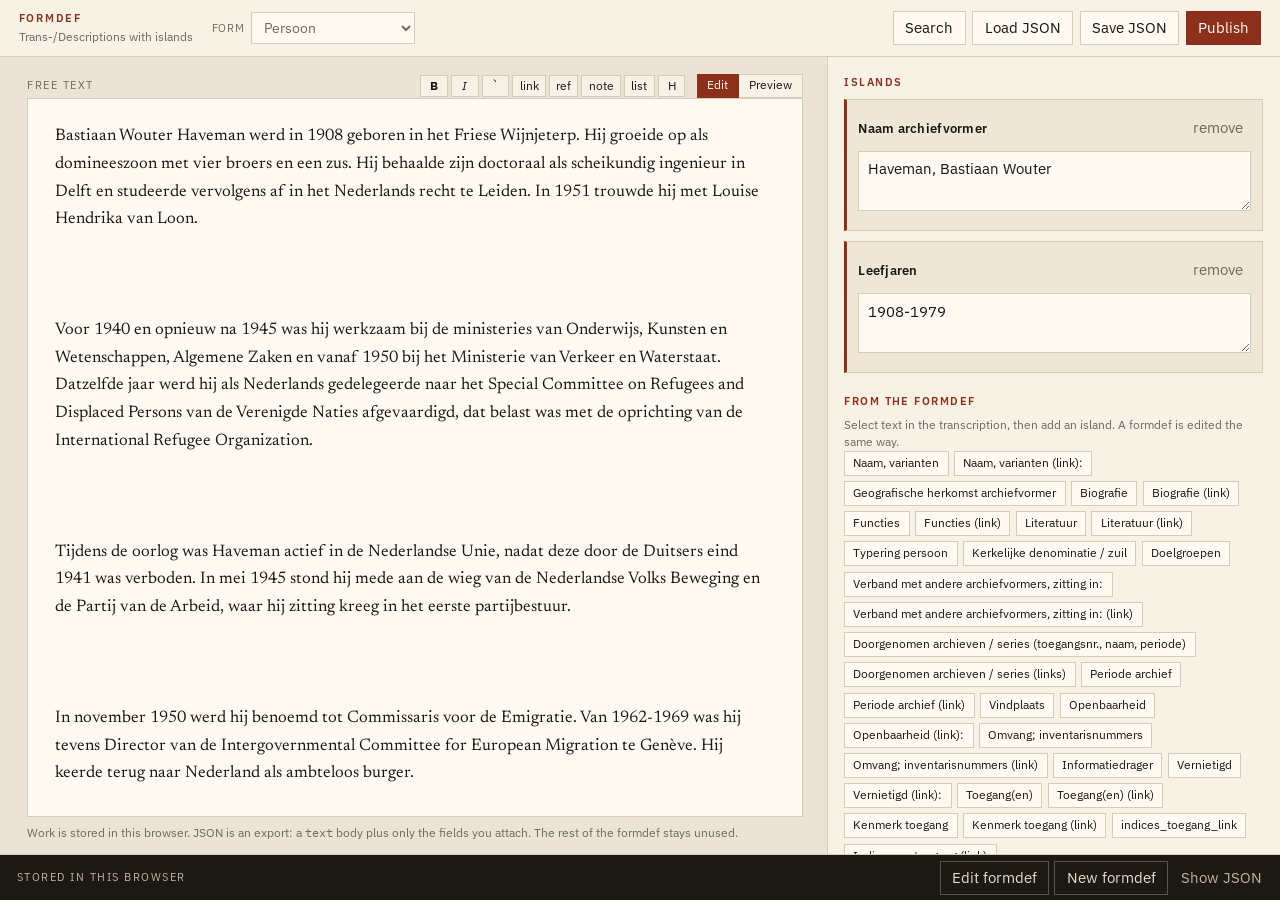
<file: index.html>
<!doctype html>
<html lang="nl">
  <head>
    <meta charset="utf-8" />
    <meta name="viewport" content="width=device-width, initial-scale=1" />
    <title>Formdef — transcription first</title>
    <link rel="preconnect" href="https://fonts.googleapis.com" />
    <link rel="preconnect" href="https://fonts.gstatic.com" crossorigin />
    <link href="https://fonts.googleapis.com/css2?family=IBM+Plex+Mono:wght@400;500&family=IBM+Plex+Sans:ital,wght@0,400;0,500;0,600;1,400&family=Newsreader:opsz,ital,wght@6..72,0,400;6..72,0,500;6..72,0,600;6..72,1,400&display=swap" rel="stylesheet" />
    <link rel="stylesheet" href="editor.css" />
  </head>
  <body>
    <header>
      <div class="brand">
        <h1>Formdef</h1>
        <span>Trans-/Descriptions with islands</span>
      </div>
      <div class="tools">
        <label class="inline">form
          <select id="formkey"></select>
        </label>
      </div>
      <span class="spacer"></span>
      <div class="actions">
        <a href="search.html">Search</a>
        <label class="file">
          <button type="button">Load JSON</button>
          <input id="load-file" type="file" accept="application/json" />
        </label>
        <button id="save-json" type="button">Save JSON</button>
        <button id="publish" class="primary" type="button">Publish</button>
      </div>
    </header>

    <div class="layout">
      <section class="transcription">
        <div class="text-bar">
          <label class="kicker" for="text">Free text</label>
          <div class="md-toolbar" id="md-toolbar" role="toolbar" aria-label="Markdown">
            <button type="button" data-md="bold" title="Bold"><strong>B</strong></button>
            <button type="button" data-md="italic" title="Italic"><em>I</em></button>
            <button type="button" data-md="code" title="Inline code"><code>`</code></button>
            <button type="button" data-md="link" title="Web link">link</button>
            <button type="button" data-md="ref" title="Record reference">ref</button>
            <button type="button" data-md="note" title="Explanatory note">note</button>
            <button type="button" data-md="list" title="List">list</button>
            <button type="button" data-md="heading" title="Heading">H</button>
          </div>
          <div class="mode-toggle" role="group" aria-label="Edit or preview">
            <button type="button" id="mode-edit">Edit</button>
            <button type="button" id="mode-preview">Preview</button>
          </div>
        </div>
        <textarea id="text" placeholder="Paste a transcription or draft. Markdown is fine: [PvdA](instelling:01PvdA) or a note[^1]. Select a span, then attach a field from the palette.

[^1]: Notes go at the bottom."></textarea>
        <div id="text-preview" class="text-preview markdown-body hidden"></div>
        <p class="hint">
          Work is stored in this browser. JSON is an export: a <code>text</code> body
          plus only the fields you attach. The rest of the formdef stays unused.
        </p>
      </section>

      <aside class="sidebar">
        <h2>Islands</h2>
        <div id="islands"></div>

        <h2>From the formdef</h2>
        <p class="hint">
          Select text in the transcription, then add an island.
          A formdef is edited the same way.
        </p>
        <div id="palette" class="palette"></div>
      </aside>
    </div>

    <section class="json-dock">
      <div class="json-bar">
        <p class="kicker" id="status">Stored in this browser</p>
        <div class="footer-tools">
          <button id="edit-formdef" type="button">Edit formdef</button>
          <button id="new-formdef" type="button">New formdef</button>
          <button id="toggle-json" class="quiet" type="button">Show JSON</button>
        </div>
      </div>
      <pre id="json" class="json-out hidden"></pre>
    </section>

    <script src="bootstrap.js"></script>
    <script src="migrate.js"></script>
    <script src="db.js"></script>
    <script src="publish.js"></script>
    <script src="markdown.js"></script>
    <script src="editor.js"></script>
  </body>
</html>
</file>
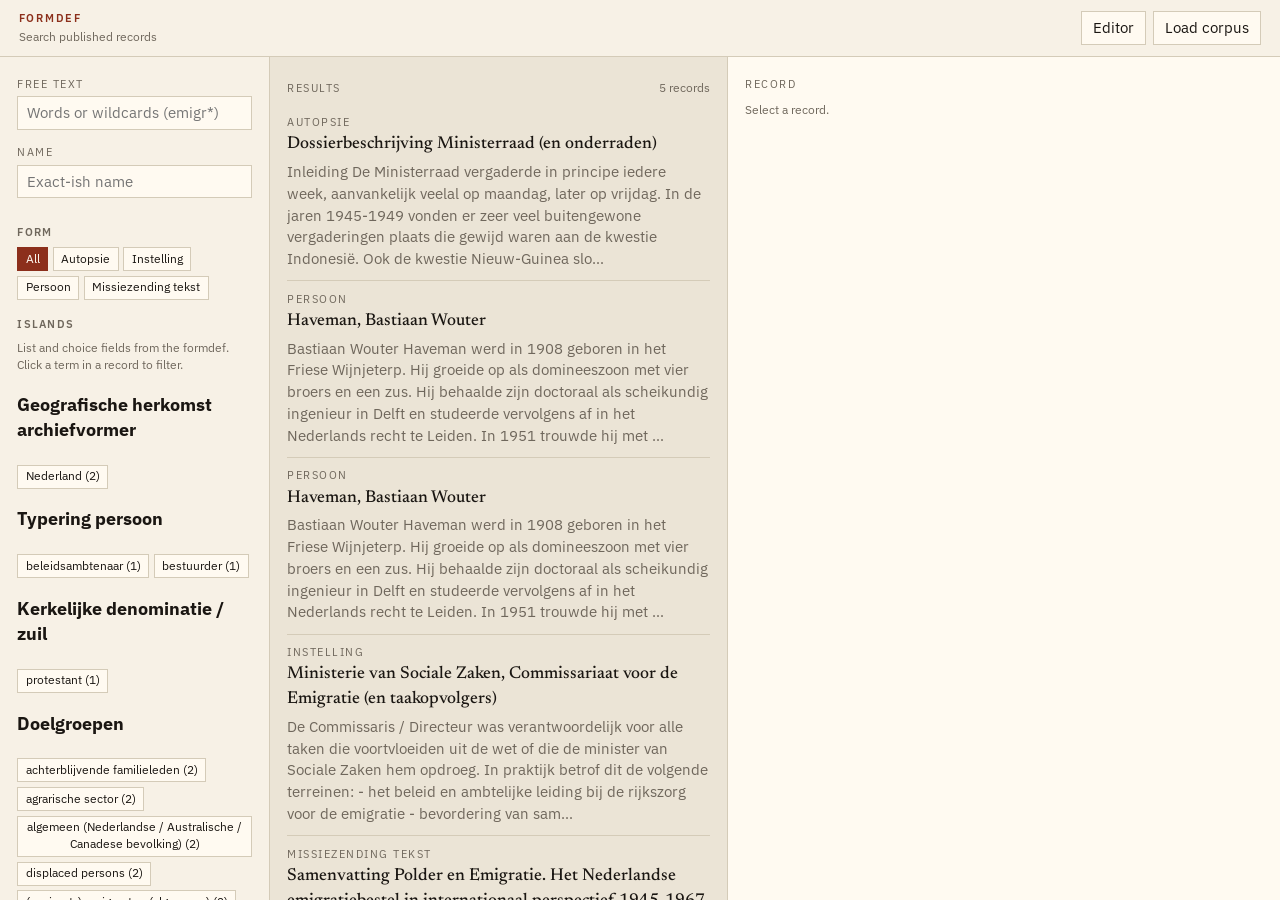
<file: search.html>
<!doctype html>
<html lang="nl">
  <head>
    <meta charset="utf-8" />
    <meta name="viewport" content="width=device-width, initial-scale=1" />
    <title>Formdef — search</title>
    <link rel="preconnect" href="https://fonts.googleapis.com" />
    <link rel="preconnect" href="https://fonts.gstatic.com" crossorigin />
    <link href="https://fonts.googleapis.com/css2?family=IBM+Plex+Sans:ital,wght@0,400;0,500;0,600;1,400&family=Newsreader:opsz,ital,wght@6..72,0,400;6..72,0,500;6..72,1,400&display=swap" rel="stylesheet" />
    <link rel="stylesheet" href="editor.css" />
    <link rel="stylesheet" href="search.css" />
  </head>
  <body>
    <header>
      <div class="brand">
        <h1>Formdef</h1>
        <span>Search published records</span>
      </div>
      <span class="spacer"></span>
      <div class="actions">
        <a href="index.html">Editor</a>
        <label class="file">
          <button type="button">Load corpus</button>
          <input id="load-corpus" type="file" accept="application/json" />
        </label>
      </div>
    </header>

    <div class="search-layout">
      <aside class="filters">
        <label class="kicker" for="q">Free text</label>
        <input id="q" type="text" placeholder="Words or wildcards (emigr*)" />

        <label class="kicker" for="name-filter">Name</label>
        <input id="name-filter" type="text" placeholder="Exact-ish name" />

        <h2>Form</h2>
        <div id="form-filter" class="chips"></div>

        <h2>Islands</h2>
        <p class="hint">List and choice fields from the formdef. Click a term in a record to filter.</p>
        <div id="facets"></div>
        <button id="clear-filters" type="button">Clear filters</button>
      </aside>

      <section class="results-pane">
        <div class="results-head">
          <label class="kicker">Results</label>
          <span id="hit-count" class="hint"></span>
        </div>
        <div id="results"></div>
      </section>

      <section class="detail-pane">
        <label class="kicker">Record</label>
        <div id="detail"></div>
      </section>
    </div>

    <script src="publish.js"></script>
    <script src="mapping.js"></script>
    <script src="markdown.js"></script>
    <script src="search-data.js"></script>
    <script src="search.js"></script>
  </body>
</html>
</file>
<file: editor.css>
:root {
  --bg: #ebe4d6;
  --paper: #f7f1e6;
  --sheet: #fffaf1;
  --ink: #1a1612;
  --muted: #6f675c;
  --line: #d4cbb8;
  --accent: #8c2f1b;
  --accent-ink: #fffaf1;
  --island: #efe7d6;
}

* { box-sizing: border-box; }

html, body {
  margin: 0;
  height: 100%;
  background: var(--bg);
  color: var(--ink);
  font: 15px/1.45 "IBM Plex Sans", "Avenir Next", "Segoe UI", sans-serif;
}

body {
  display: flex;
  flex-direction: column;
}

button, select, input, textarea {
  font: inherit;
  color: inherit;
}

button {
  background: var(--sheet);
  border: 1px solid var(--line);
  padding: 0.35rem 0.75rem;
  cursor: pointer;
  border-radius: 0;
}

button:hover,
button:focus-visible {
  border-color: var(--accent);
  outline: none;
}

button.primary {
  background: var(--accent);
  border-color: var(--accent);
  color: var(--accent-ink);
}

button.primary:hover,
button.primary:focus-visible {
  background: #6e2414;
  border-color: #6e2414;
}

button.quiet {
  background: transparent;
  border-color: transparent;
  color: var(--muted);
  padding-inline: 0.45rem;
}

button.quiet:hover {
  color: var(--accent);
  border-color: transparent;
}

select, input[type="text"], input[type="file"]::file-selector-button {
  background: var(--sheet);
  border: 1px solid var(--line);
  padding: 0.32rem 0.55rem;
}

select:focus-visible,
input:focus-visible,
textarea:focus-visible {
  outline: 1px solid var(--accent);
  outline-offset: 1px;
  border-color: var(--accent);
}

header {
  display: flex;
  flex-wrap: wrap;
  gap: 0.75rem 1.25rem;
  align-items: center;
  padding: 0.7rem 1.25rem;
  border-bottom: 1px solid var(--line);
  background: var(--paper);
}

.brand {
  display: flex;
  flex-direction: column;
  gap: 0.1rem;
  min-width: 11rem;
}

.brand h1 {
  margin: 0;
  font-size: 0.72rem;
  font-weight: 600;
  letter-spacing: 0.16em;
  text-transform: uppercase;
  color: var(--accent);
}

.brand span {
  font-size: 0.8rem;
  color: var(--muted);
}

.tools, .actions {
  display: flex;
  flex-wrap: wrap;
  gap: 0.45rem;
  align-items: center;
}

header .spacer { flex: 1; }

header a {
  color: inherit;
  text-decoration: none;
  border: 1px solid var(--line);
  padding: 0.35rem 0.75rem;
  background: var(--sheet);
}

header a:hover,
header a:focus-visible {
  border-color: var(--accent);
  outline: none;
}

label.inline {
  display: flex;
  gap: 0.45rem;
  align-items: center;
  color: var(--muted);
  font-size: 0.75rem;
  letter-spacing: 0.06em;
  text-transform: uppercase;
}

label.inline select {
  text-transform: none;
  letter-spacing: 0;
  font-size: 0.92rem;
  min-width: 10rem;
}

.file {
  position: relative;
  overflow: hidden;
}

.file input {
  position: absolute;
  inset: 0;
  opacity: 0;
  cursor: pointer;
}

.layout {
  display: grid;
  grid-template-columns: minmax(0, 1.55fr) minmax(24rem, 0.85fr);
  flex: 1;
  min-height: 0;
}

.transcription {
  display: flex;
  flex-direction: column;
  min-height: 0;
  padding: 1.15rem 1.6rem 0.8rem 1.8rem;
}

.kicker {
  font-size: 0.72rem;
  letter-spacing: 0.14em;
  text-transform: uppercase;
  color: var(--muted);
  margin-bottom: 0.55rem;
}

.text-bar {
  display: flex;
  align-items: center;
  justify-content: space-between;
  gap: 0.75rem;
  flex-wrap: wrap;
}

.text-bar .kicker { margin-bottom: 0; }

.md-toolbar {
  display: flex;
  flex-wrap: wrap;
  gap: 0.2rem;
  flex: 1;
  justify-content: flex-end;
}

.md-toolbar button {
  min-width: 1.85rem;
  padding: 0.18rem 0.42rem;
  font-size: 0.78rem;
  line-height: 1.2;
  background: var(--paper);
}

.md-toolbar button strong,
.md-toolbar button em,
.md-toolbar button code {
  font-size: 0.82rem;
  pointer-events: none;
}

.mode-toggle {
  display: flex;
  gap: 0;
}

.mode-toggle button {
  font-size: 0.78rem;
  padding: 0.18rem 0.65rem;
  background: var(--paper);
}

.mode-toggle button + button {
  border-left-width: 0;
}

.mode-toggle button.on {
  background: var(--accent);
  border-color: var(--accent);
  color: var(--accent-ink);
}

#text {
  flex: 1;
  width: 100%;
  resize: none;
  border: 1px solid var(--line);
  background: var(--sheet);
  padding: 1.6rem 1.8rem 1.8rem;
  font: 1.12rem/1.65 Newsreader, "Iowan Old Style", Palatino, Georgia, serif;
  color: var(--ink);
}

#text.hidden {
  display: none;
}

#text::placeholder {
  color: #a39886;
  font-style: italic;
}

.text-preview {
  flex: 1;
  min-height: 0;
  overflow: auto;
  border: 1px solid var(--line);
  background: var(--sheet);
  padding: 1.6rem 1.8rem 1.8rem;
}

.text-preview.hidden {
  display: none;
}

.markdown-body {
  font: 1.12rem/1.65 Newsreader, "Iowan Old Style", Palatino, Georgia, serif;
  color: var(--ink);
}

.markdown-body p { margin: 0 0 0.85rem; }
.markdown-body p:last-child { margin-bottom: 0; }
.markdown-body ul {
  margin: 0 0 0.85rem;
  padding-left: 1.2rem;
}
.markdown-body li { margin: 0.15rem 0; }
.markdown-body h3,
.markdown-body h4,
.markdown-body h5 {
  font-family: "IBM Plex Sans", sans-serif;
  font-weight: 600;
  margin: 1rem 0 0.4rem;
}
.markdown-body code {
  font-family: "IBM Plex Mono", ui-monospace, Menlo, monospace;
  font-size: 0.86em;
}
.markdown-body a.md-ref {
  color: inherit;
  text-decoration: underline;
  text-decoration-color: var(--accent);
  text-underline-offset: 0.18em;
  border: 0;
  padding: 0;
  background: none;
}
.markdown-body a[href^="http"] { color: var(--accent); }
.markdown-body .md-fn { font-size: 0.75em; }
.markdown-body .md-footnotes {
  margin-top: 1.4rem;
  padding-top: 0.8rem;
  border-top: 1px solid var(--line);
  font-size: 0.92rem;
  color: var(--muted);
}
.markdown-body .md-footnotes ol { padding-left: 1.2rem; }

.hint {
  color: var(--muted);
  font-size: 0.8rem;
  line-height: 1.4;
  margin: 0.55rem 0 0;
}

.hint code {
  font-family: "IBM Plex Mono", ui-monospace, Menlo, monospace;
  font-size: 0.78rem;
}

.sidebar {
  border-left: 1px solid var(--line);
  overflow: auto;
  padding: 1.1rem 1.1rem 2.2rem;
  background: var(--paper);
}

.sidebar h2 {
  margin: 1.4rem 0 0.55rem;
  font-size: 0.7rem;
  text-transform: uppercase;
  letter-spacing: 0.14em;
  color: var(--accent);
  font-weight: 600;
}

.sidebar h2:first-child { margin-top: 0.15rem; }

.empty {
  color: var(--muted);
  font-size: 0.88rem;
  font-style: italic;
  margin: 0.2rem 0 0.8rem;
}

.island {
  background: var(--island);
  border-left: 3px solid var(--accent);
  border-top: 1px solid var(--line);
  border-right: 1px solid var(--line);
  border-bottom: 1px solid var(--line);
  padding: 0.7rem 0.75rem 0.85rem;
  margin: 0 0 0.7rem;
}

.island-head {
  display: flex;
  justify-content: space-between;
  gap: 0.5rem;
  align-items: baseline;
  margin-bottom: 0.4rem;
}

.island-head strong {
  font-size: 0.86rem;
  font-weight: 600;
  letter-spacing: 0.02em;
}

.island textarea,
.island input[type="text"],
.island select {
  width: 100%;
  border: 1px solid var(--line);
  background: var(--sheet);
  padding: 0.45rem 0.55rem;
}

.island textarea {
  min-height: 7rem;
  resize: vertical;
  font-family: Newsreader, "Iowan Old Style", Palatino, Georgia, serif;
  line-height: 1.5;
}

.island textarea.short {
  min-height: 2.5rem;
  font-family: inherit;
}

.checks {
  display: flex;
  flex-direction: column;
  gap: 0.12rem;
  max-height: 13rem;
  overflow: auto;
  padding: 0.15rem 0;
}

.checks label {
  display: flex;
  gap: 0.45rem;
  font-size: 0.88rem;
  padding: 0.12rem 0.1rem;
}

.filter {
  width: 100%;
  margin-bottom: 0.4rem;
}

.repeat-item {
  border-top: 1px solid var(--line);
  padding-top: 0.55rem;
  margin-top: 0.55rem;
}

.palette {
  display: flex;
  flex-wrap: wrap;
  gap: 0.35rem;
}

.palette button {
  font-size: 0.78rem;
  padding: 0.2rem 0.55rem;
  background: var(--sheet);
}

.json-dock {
  border-top: 1px solid var(--line);
  background: #1c1814;
  color: #e6dcc8;
  flex: 0 0 auto;
  display: flex;
  flex-direction: column;
  min-height: 0;
}

.json-dock.open {
  max-height: 22vh;
}

.json-bar {
  display: flex;
  align-items: center;
  justify-content: space-between;
  gap: 1rem;
  padding: 0.35rem 0.7rem 0.35rem 1.1rem;
}

.footer-tools {
  display: flex;
  flex-wrap: wrap;
  gap: 0.35rem;
  align-items: center;
}

.json-dock .footer-tools button {
  background: transparent;
  border-color: #5c5348;
  color: #e6dcc8;
}

.json-dock .footer-tools button:hover,
.json-dock .footer-tools button:focus-visible {
  border-color: #c4b49a;
  color: #fffaf1;
}

.json-dock button.quiet {
  color: #c4b49a;
  border-color: transparent;
}

.json-dock .kicker {
  margin: 0;
  padding: 0;
  color: #c4b49a;
}

.json-dock button.quiet {
  color: #c4b49a;
}

.json-dock button.quiet:hover {
  color: #fffaf1;
}

.json-out {
  margin: 0;
  overflow: auto;
  padding: 0.35rem 1.1rem 0.8rem;
  font: 12px/1.45 "IBM Plex Mono", ui-monospace, Menlo, monospace;
  white-space: pre;
  background: transparent;
  color: inherit;
}

.json-out.hidden {
  display: none;
}

@media (max-width: 960px) {
  .layout { grid-template-columns: 1fr; }
  .sidebar { border-left: 0; border-top: 1px solid var(--line); }
  #text { min-height: 55vh; }
}
</file>
<file: search.css>
.search-layout {
  display: grid;
  grid-template-columns: minmax(16rem, 18rem) minmax(0, 0.95fr) minmax(0, 1.15fr);
  flex: 1;
  min-height: 0;
}

.filters,
.results-pane,
.detail-pane {
  overflow: auto;
  padding: 1rem 1.15rem 2rem;
}

.filters {
  border-right: 1px solid var(--line);
  background: var(--paper);
}

.detail-pane {
  border-left: 1px solid var(--line);
  background: var(--sheet);
}

.filters h2,
.island-read h3 {
  margin: 1.1rem 0 0.4rem;
  font-size: 0.72rem;
  font-weight: 600;
  letter-spacing: 0.12em;
  text-transform: uppercase;
  color: var(--muted);
}

.filters input[type="text"] {
  width: 100%;
  margin: 0.2rem 0 0.7rem;
}

.chips,
#form-filter,
#facets section {
  display: flex;
  flex-wrap: wrap;
  gap: 0.3rem;
}

.chip {
  font-size: 0.78rem;
  padding: 0.18rem 0.5rem;
  background: var(--sheet);
}

.chip.on {
  background: var(--accent);
  border-color: var(--accent);
  color: var(--accent-ink);
}

.results-head {
  display: flex;
  justify-content: space-between;
  align-items: baseline;
  gap: 1rem;
}

.hit {
  padding: 0.7rem 0;
  border-bottom: 1px solid var(--line);
  cursor: pointer;
}

.hit h3 {
  margin: 0.1rem 0 0.25rem;
  font-family: Newsreader, Georgia, serif;
  font-size: 1.15rem;
  font-weight: 500;
}

.hit p {
  margin: 0;
  color: var(--muted);
}

.hit.on {
  background: var(--island);
  margin-inline: -0.6rem;
  padding-inline: 0.6rem;
}

#detail h2 {
  margin: 0.2rem 0 0.8rem;
  font-family: Newsreader, Georgia, serif;
  font-size: 1.7rem;
  font-weight: 500;
}

#detail .body {
  font-family: Newsreader, Georgia, serif;
  font-size: 1.05rem;
}

#detail .markdown-body a.md-ref {
  color: inherit;
  text-decoration: underline;
  text-decoration-color: var(--accent);
  text-underline-offset: 0.18em;
  border: 0;
  padding: 0;
  background: none;
}

.island-read {
  margin-top: 1rem;
  padding-left: 0.65rem;
  border-left: 3px solid var(--accent);
}

.island-read p,
.island-read pre {
  margin: 0.25rem 0 0;
  white-space: pre-wrap;
}

mark {
  background: #f0d3a8;
  color: inherit;
}

header a {
  color: inherit;
  text-decoration: none;
  border: 1px solid var(--line);
  padding: 0.35rem 0.75rem;
  background: var(--sheet);
}

header a:hover {
  border-color: var(--accent);
}

@media (max-width: 1100px) {
  .search-layout {
    grid-template-columns: 1fr;
  }
  .filters,
  .detail-pane {
    border: 0;
    border-top: 1px solid var(--line);
  }
}
</file>
